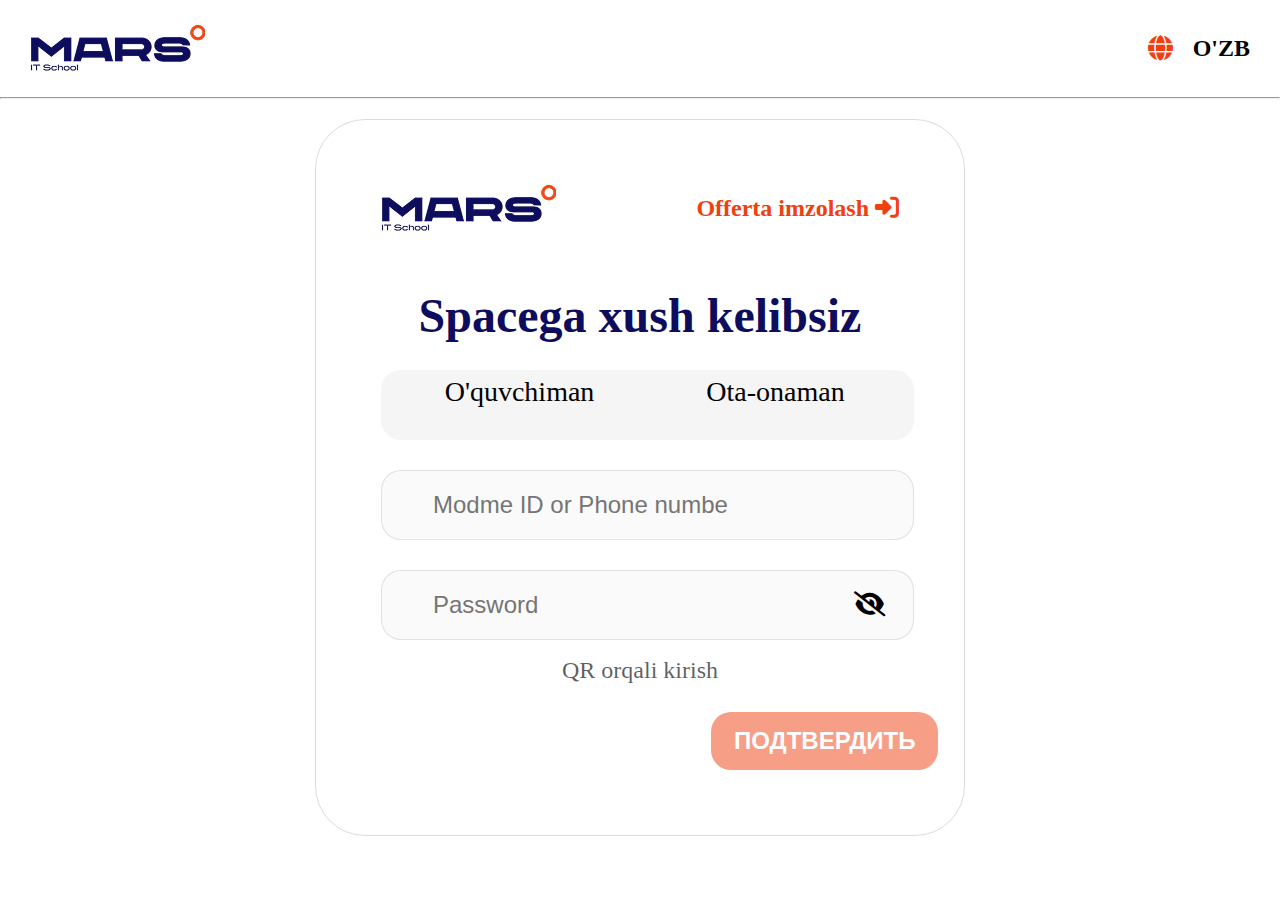
<file: index.html>
<!DOCTYPE html>
<html lang="en">

<head>
    <meta charset="UTF-8">
    <meta name="viewport" content="width=device-width, initial-scale=1.0">
    <title>Document</title>
    <link rel="stylesheet" href="./style.css">
    <link rel="stylesheet" href="https://cdnjs.cloudflare.com/ajax/libs/font-awesome/6.7.2/css/all.min.css"
        integrity="sha512-Evv84Mr4kqVGRNSgIGL/F/aIDqQb7xQ2vcrdIwxfjThSH8CSR7PBEakCr51Ck+w+/U6swU2Im1vVX0SVk9ABhg=="
        crossorigin="anonymous" referrerpolicy="no-referrer" />
</head>

<body>
    <header class="container">
        <img src="./image 2 (2).png" alt="logo">
        <div class="h-right">
            <i class="fa-solid fa-globe"></i>
            <h2>O'ZB</h2>
        </div>
    </header>
    <hr>
    <main>
        <div>
            <div class="box">
                <div class="box-head">
                    <img src="./image 2 (2).png" alt="logo">
                    <h2>Offerta imzolash <i class="fa-solid fa-right-to-bracket"></i></h2>

                </div>
                  <h1>Spacega xush kelibsiz</h1>
            <div class="parents">
<p>O'quvchiman</p>
<p>Ota-onaman</p>

                
            </div>
            <p id="error">Login yoki parol xato!</p>
            <input type="text" placeholder="Modme ID or Phone numbe" 
            id="modme-input">
            <input type="password" placeholder="Password" id="parol-input">
            <i id="eye" class="fa-solid fa-eye-slash"></i>
            <p class="qr">QR orqali kirish</p>
            <button class="btn" id="btn">ПОДТВЕРДИТЬ</button>




            </div>
        </div>
    </main>
    
    
    <script src="./script.js"></script>



</body>
</html>
</file>
<file: style.css>
*{
    box-sizing: border-box;
    padding: 0;
    margin: 0;
}
.container{
    max-width: 1220px;
    margin: 0 auto;
}
header{
    padding: 25px 0;
     
     display: flex;
     align-items: center;
     justify-content: space-between;
}
.h-right{
    display: flex;
    align-items: center;
    gap: 20px;
}
.h-right i{
    font-size: 25px;
    color: #f0400f;
}
.box{
    background-color: white;
    width: 650px;
    padding: 65px;
    border: 1px solid #dedbdb;
    border-radius: 50px;
    margin: 20px auto;
}
.box-head{
    display: flex;
    align-items: center;
    justify-content: space-between;
}
.box-head h2{
    color: #f0400f;
}
h1{
   font-weight: 700;
   font-size: 48px;
   line-height: 100%;
   color: #0e0d5d;
   text-align: center;
   margin-top: 60px;

}
.parents{
    width: 533px;
    height: 70px;
    background: #f5f5f5;
    border-radius: 20px;
    padding: 8px 11px;
    display: flex;
    align-items: center;
    justify-content: space-between;
    margin-top: 30px;
}
.parents p{
    font-weight: 500;
    font-size: 28px;
    line-height: 100%;
    letter-spacing: 0%;
    width: 255px;
    height: 54px;
      justify-content: space-between;
    align-items: center;
    text-align: center;
    border-radius: 14px;
}
.parents p:hover{
    background-color: white;

}
input{
    width: 533px;
    height: 70px;
    border-radius: 20px;
    padding: 21px 51px;
    background: #fafafa;
    border: 1px solid #75757530;
    font-weight: 500;
    font-size: 24px;
    line-height: 100%;
    margin-top: 30px;
}
#eye{
    font-size: 25px;
    margin-left: -60px;
}
.qr{
    font-weight: 500;
    font-size: 24px;
    line-height: 100%;
    color: #000000a3;
    text-align: center;
    margin-top: 18px;

}
.btn{
    padding: 17px 23px;
    color: white;
    background-color: #f69e86;
    border-radius: 20px;
    border: none;
    font-weight: 700;
    font-size: 24px;
    line-height: 100%;
margin-top: 30px;
margin-left: 330px;
}

#error{
    color: red;
    text-align: center;
    font-size: 24px;
    margin-top: 20px;
    display: none;
}

#profile{
    width: 450px;
    padding: 30px;
    background-color: rgb(236, 233, 233);
    margin: 20px auto;
    text-align: center;
}

#profile h1{
    color: red;
}

    .avatar {
      width: 400px;
      height: 400px;
      border-radius: 50%;
      object-fit: cover;
      border: 2px solid #333;
    }
</file>
